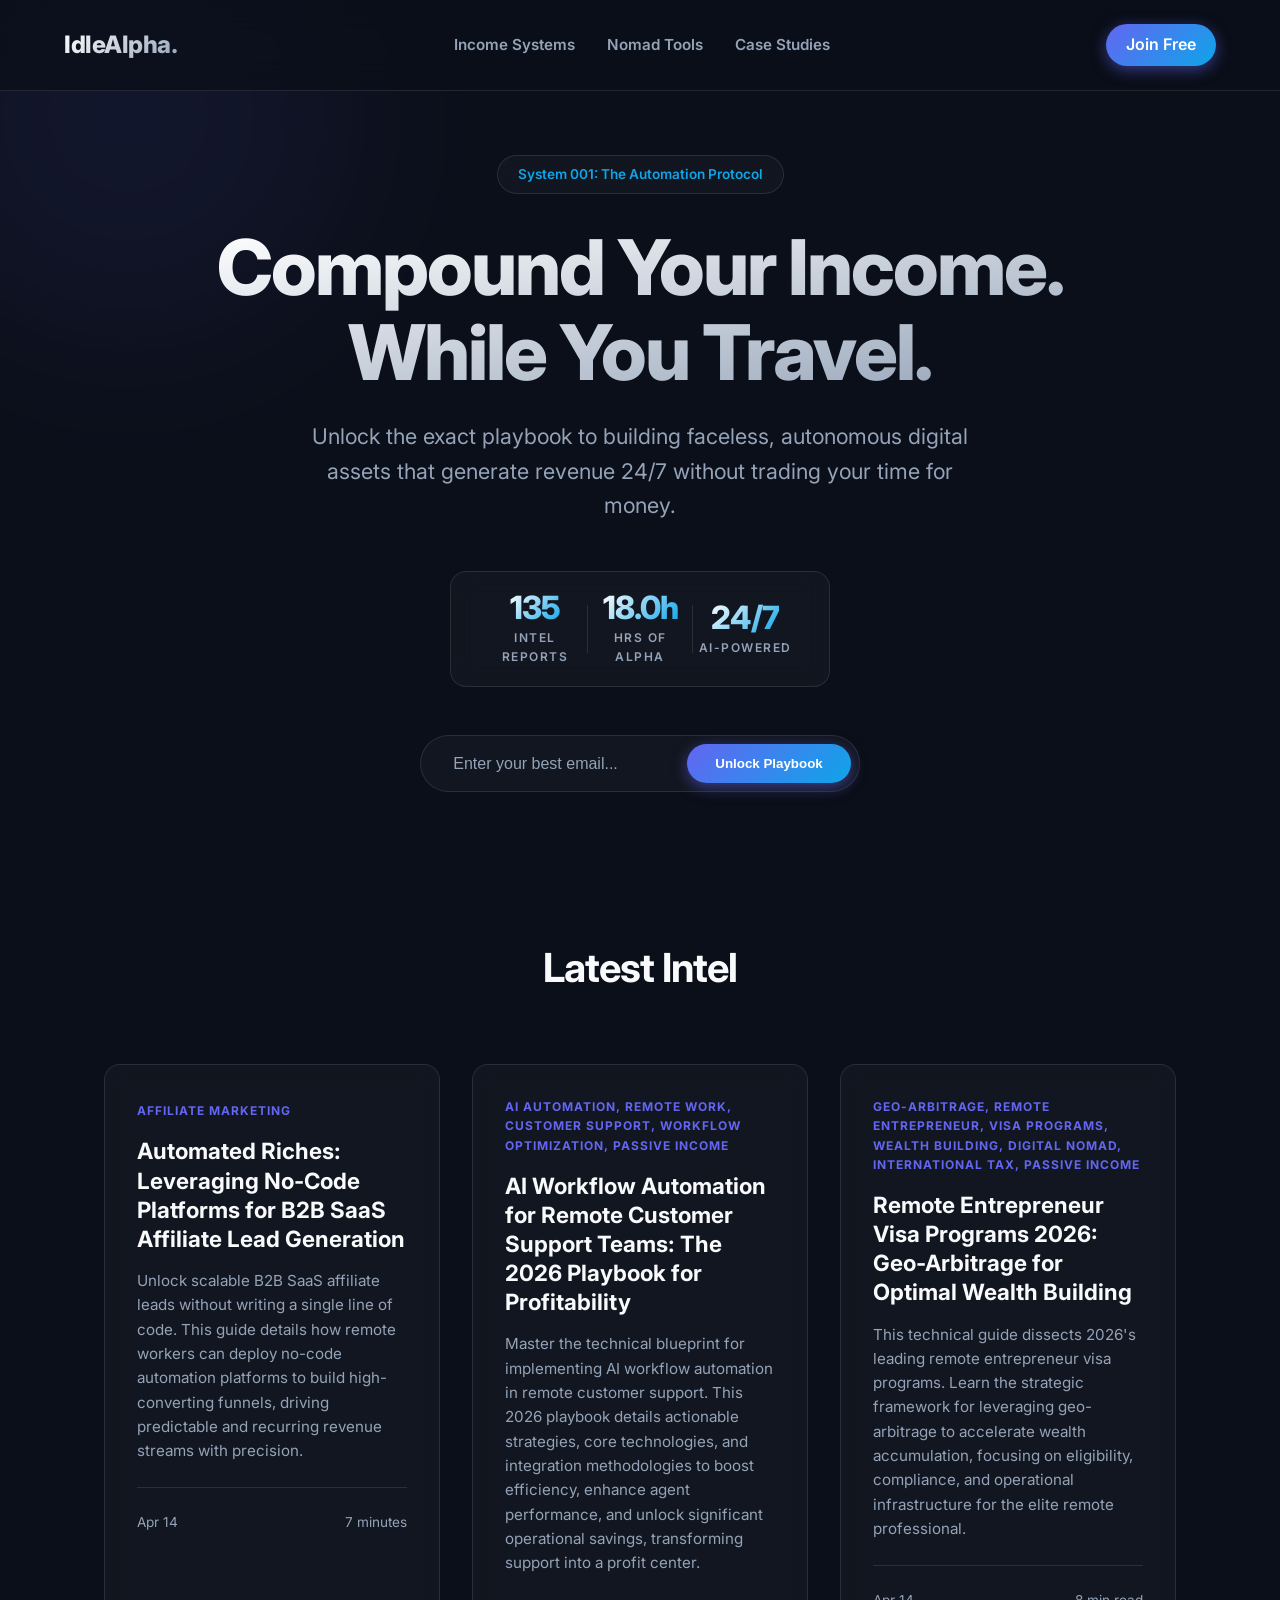
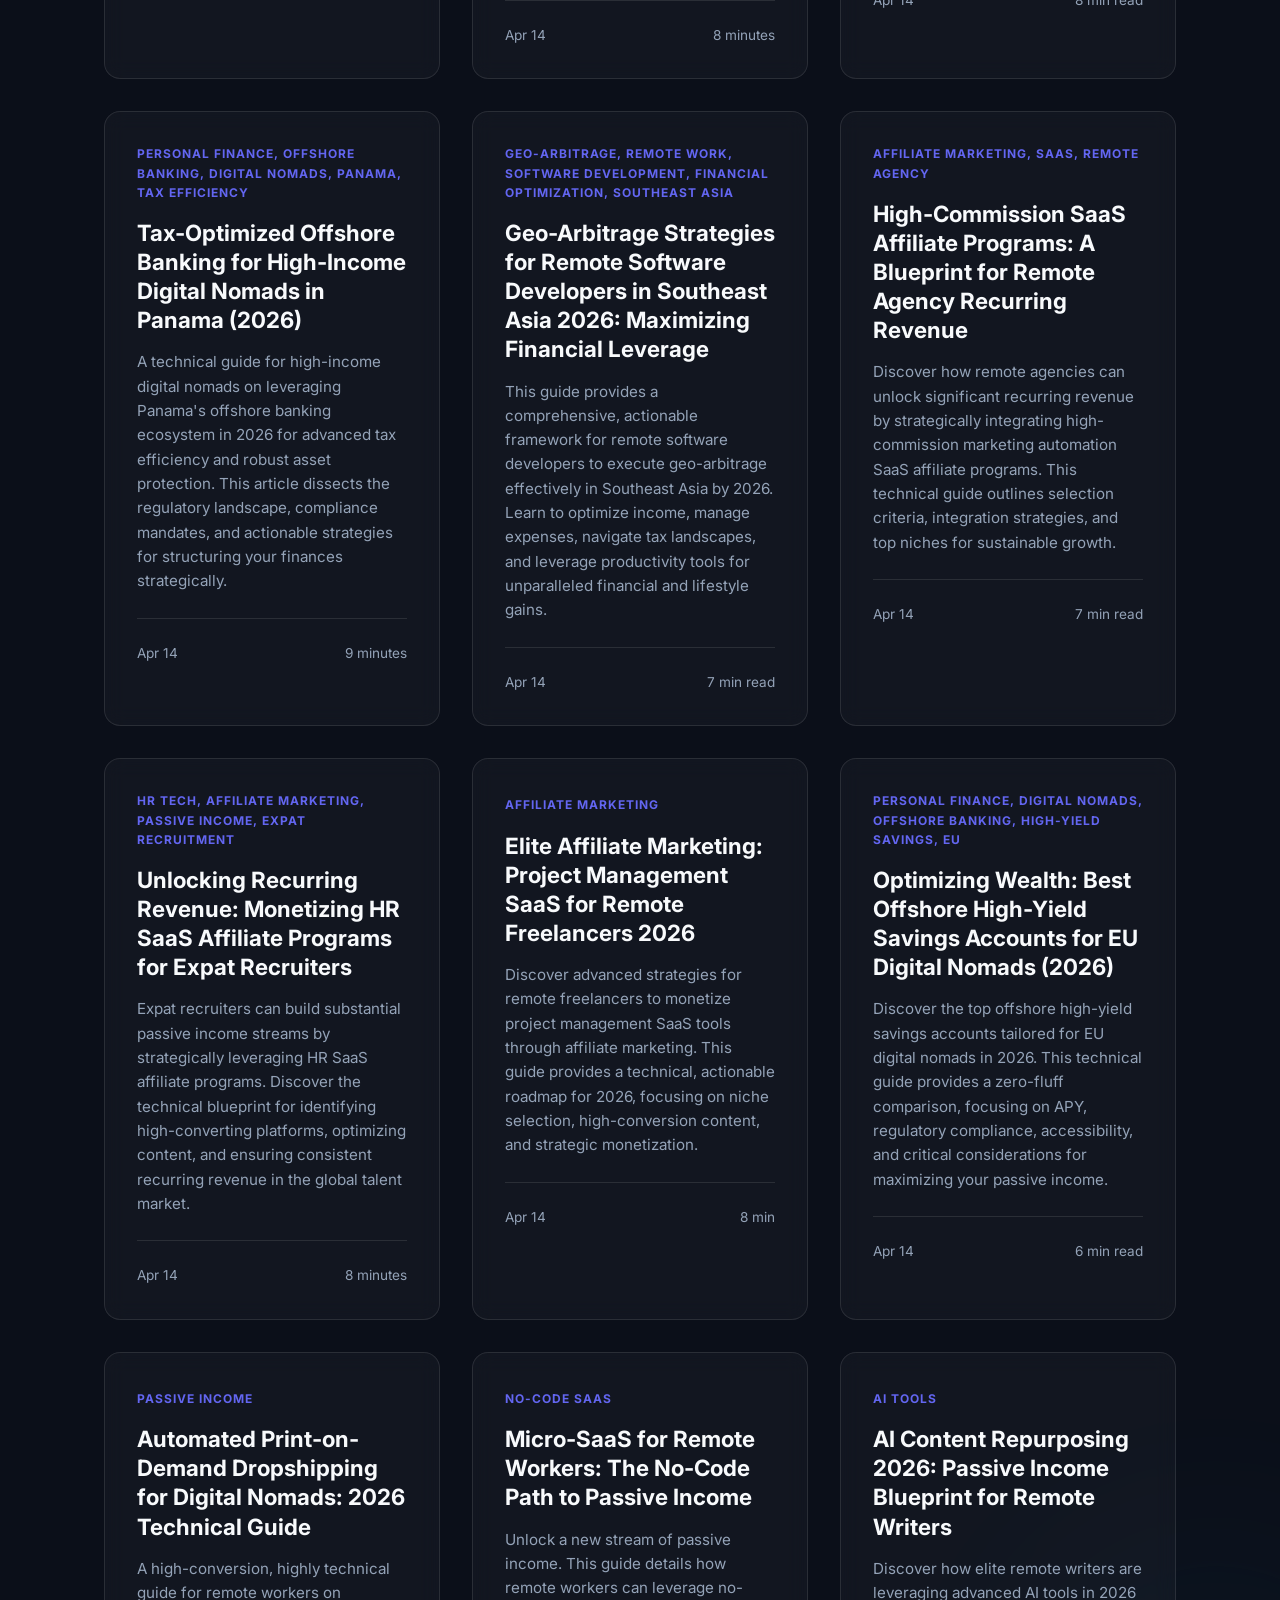
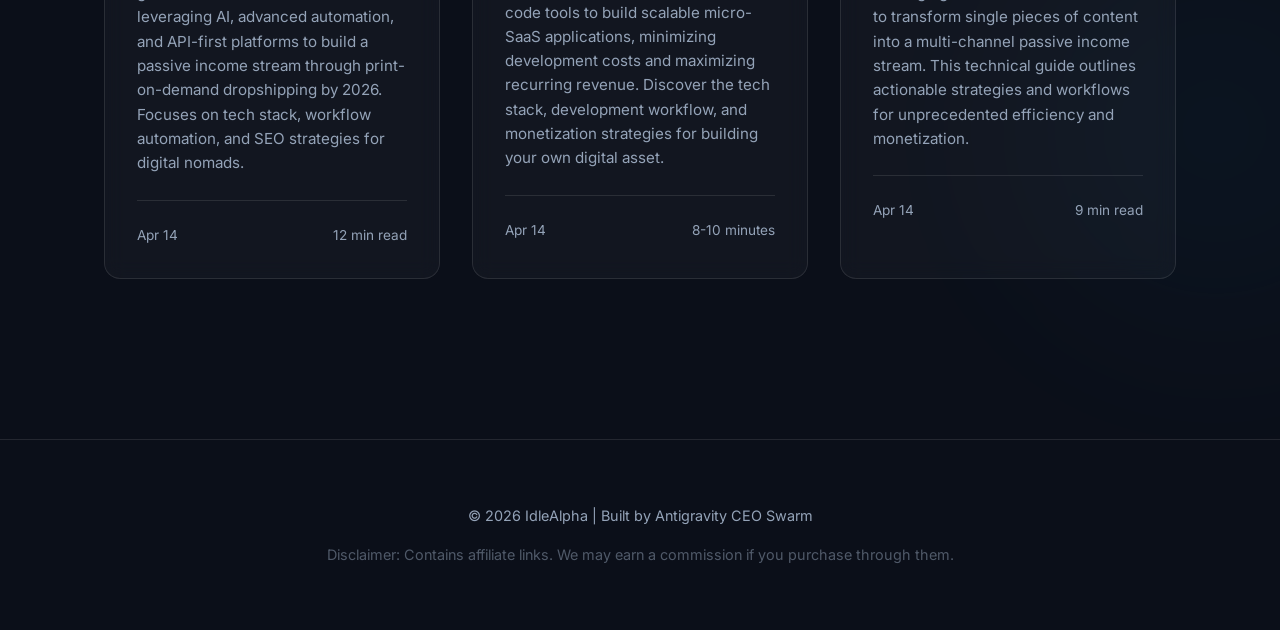
<file: index.html>
<!DOCTYPE html>
<html lang="en">
<head>
    <meta charset="UTF-8">
    <meta name="viewport" content="width=device-width, initial-scale=1.0">
    <meta name="google-site-verification" content="XbEGu4uLn_toWU0pU1q-QvR5M-eR-u-y6r9L9-r0-O4" />
    <title>IdleAlpha | Passive Income Systems for Digital Nomads &amp; Remote Workers</title>
    <meta name="description" content="Discover proven passive income strategies, affiliate playbooks, and geo-arbitrage systems built for digital nomads and remote workers. New intel drops daily.">
    <meta name="robots" content="index, follow">
    <meta property="og:title" content="IdleAlpha | Passive Income Systems for Digital Nomads">
    <meta property="og:description" content="Proven passive income strategies for remote workers. SEO authority sites, SaaS affiliates, dividend automation, and more.">
    <meta property="og:type" content="website">
    <link rel="sitemap" type="application/xml" href="/sitemap.xml">
    <link rel="stylesheet" href="styles.css">
    <link href="https://fonts.googleapis.com/css2?family=Inter:wght@300;400;600;700;800&display=swap" rel="stylesheet">
</head>
<body>

    <!-- Sticky Navigation -->
    <nav>
        <div class="brand">IdleAlpha.</div>
        <div class="nav-links">
            <a href="#systems">Income Systems</a>
            <a href="#tools">Nomad Tools</a>
            <a href="#case-studies">Case Studies</a>
        </div>
        <a href="#join" class="btn-primary" style="padding: 0.5rem 1.25rem;">Join Free</a>
    </nav>

    <!-- Dynamic Hero -->
    <header class="hero">
        <div class="hero-pill">System 001: The Automation Protocol</div>
        <h1>Compound Your Income.<br>While You Travel.</h1>
        <p>Unlock the exact playbook to building faceless, autonomous digital assets that generate revenue 24/7 without trading your time for money.</p>
        
        <!-- Live stats bar -->
        <div class="stats-bar" id="stats-bar">
            <div class="stat-item">
                <span class="stat-number" id="stat-articles">—</span>
                <span class="stat-label">Intel Reports</span>
            </div>
            <div class="stat-divider"></div>
            <div class="stat-item">
                <span class="stat-number" id="stat-readtime">—</span>
                <span class="stat-label">Hrs of Alpha</span>
            </div>
            <div class="stat-divider"></div>
            <div class="stat-item">
                <span class="stat-number">24/7</span>
                <span class="stat-label">AI-Powered</span>
            </div>
        </div>
        
        <div class="hero-cta" id="join">
            <form class="email-form" id="newsletter">
                <input type="email" placeholder="Enter your best email..." required>
                <button type="submit" class="btn-primary">Unlock Playbook</button>
            </form>
        </div>
    </header>

    <!-- Content Grid -->
    <section class="content-section" id="systems">
        <h2 class="section-title">Latest Intel</h2>
        <div class="grid" id="article-grid">
            <!-- Populated by JS -->
        </div>
    </section>

    <!-- Footer -->
    <footer>
        <p>&copy; 2026 IdleAlpha | Built by Antigravity CEO Swarm</p>
        <p style="margin-top: 1rem; opacity: 0.5;">Disclaimer: Contains affiliate links. We may earn a commission if you purchase through them.</p>
    </footer>

    <script src="app.js"></script>
</body>
</html>
</file>
<file: styles.css>
:root {
    --col-bg: #0b0f19;
    --col-surface: rgba(255, 255, 255, 0.03);
    --col-surface-hover: rgba(255, 255, 255, 0.08);
    --col-border: rgba(255, 255, 255, 0.1);
    --col-primary: #6366f1;
    --col-primary-glow: rgba(99, 102, 241, 0.5);
    --col-secondary: #0ea5e9;
    --col-text: #f8fafc;
    --col-text-muted: #94a3b8;
    
    --font-heading: 'Inter', sans-serif;
    --font-body: 'Inter', sans-serif;
    
    --radius-lg: 16px;
    --radius-md: 12px;
    --radius-sm: 8px;
    
    --trans-fast: 0.2s ease;
    --trans-smooth: 0.4s cubic-bezier(0.16, 1, 0.3, 1);
}

* {
    margin: 0;
    padding: 0;
    box-sizing: border-box;
}

body {
    background-color: var(--col-bg);
    color: var(--col-text);
    font-family: var(--font-body);
    line-height: 1.6;
    overflow-x: hidden;
    position: relative;
}

/* Background Gradients */
body::before {
    content: '';
    position: absolute;
    top: -30vh;
    left: -20vw;
    width: 60vw;
    height: 60vw;
    background: radial-gradient(circle, var(--col-primary-glow) 0%, transparent 60%);
    opacity: 0.25;
    z-index: -1;
    pointer-events: none;
    filter: blur(80px);
}

body::after {
    content: '';
    position: absolute;
    bottom: 20vh;
    right: -20vw;
    width: 50vw;
    height: 50vw;
    background: radial-gradient(circle, rgba(14, 165, 233, 0.3) 0%, transparent 60%);
    opacity: 0.2;
    z-index: -1;
    pointer-events: none;
    filter: blur(100px);
}

/* Nav */
nav {
    display: flex;
    justify-content: space-between;
    align-items: center;
    padding: 1.5rem 5%;
    background: rgba(11, 15, 25, 0.7);
    backdrop-filter: blur(16px);
    -webkit-backdrop-filter: blur(16px);
    border-bottom: 1px solid var(--col-border);
    position: sticky;
    top: 0;
    z-index: 100;
}

.brand {
    font-size: 1.5rem;
    font-weight: 800;
    letter-spacing: -0.5px;
    background: linear-gradient(135deg, #fff, #94a3b8);
    -webkit-background-clip: text;
    background-clip: text;
    -webkit-text-fill-color: transparent;
}

.nav-links {
    display: flex;
    gap: 2rem;
}

.nav-links a {
    color: var(--col-text-muted);
    text-decoration: none;
    font-weight: 600;
    font-size: 0.95rem;
    transition: var(--trans-fast);
}

.nav-links a:hover {
    color: #fff;
}

.btn-primary {
    background: linear-gradient(135deg, var(--col-primary), var(--col-secondary));
    color: white;
    padding: 0.75rem 1.75rem;
    border-radius: 100px;
    text-decoration: none;
    font-weight: 600;
    border: none;
    cursor: pointer;
    transition: var(--trans-smooth);
    box-shadow: 0 4px 15px var(--col-primary-glow);
}

.btn-primary:hover {
    transform: translateY(-2px);
    box-shadow: 0 8px 25px var(--col-primary-glow);
    filter: brightness(1.1);
}

/* Hero Section */
.hero {
    min-height: 85vh;
    display: flex;
    flex-direction: column;
    justify-content: center;
    align-items: center;
    text-align: center;
    padding: 4rem 5%;
    max-width: 1000px;
    margin: 0 auto;
}

.hero-pill {
    background: var(--col-surface);
    border: 1px solid var(--col-border);
    padding: 0.5rem 1.25rem;
    border-radius: 100px;
    font-size: 0.85rem;
    font-weight: 600;
    color: var(--col-secondary);
    margin-bottom: 2rem;
    backdrop-filter: blur(8px);
    animation: fadeDown 0.8s ease forwards;
}

.hero h1 {
    font-size: clamp(3rem, 6vw, 5rem);
    line-height: 1.1;
    font-weight: 800;
    letter-spacing: -2px;
    margin-bottom: 1.5rem;
    background: linear-gradient(to right bottom, #ffffff, #94a3b8);
    -webkit-background-clip: text;
    background-clip: text;
    -webkit-text-fill-color: transparent;
    animation: fadeUp 1s ease forwards;
}

.hero p {
    font-size: clamp(1.1rem, 2vw, 1.35rem);
    color: var(--col-text-muted);
    max-width: 700px;
    margin-bottom: 3rem;
    animation: fadeUp 1.2s ease forwards;
}

.hero-cta {
    display: flex;
    gap: 1.5rem;
    animation: fadeUp 1.4s ease forwards;
}

.email-form {
    display: flex;
    gap: 0.5rem;
    background: var(--col-surface);
    border: 1px solid var(--col-border);
    padding: 0.5rem;
    border-radius: 100px;
    backdrop-filter: blur(12px);
}

.email-form input {
    background: transparent;
    border: none;
    color: white;
    padding: 0.5rem 1.5rem;
    font-size: 1rem;
    outline: none;
    width: 250px;
}

.email-form input::placeholder {
    color: var(--col-text-muted);
}

/* Featured Content Grid */
.section-title {
    text-align: center;
    font-size: 2.5rem;
    font-weight: 700;
    margin-bottom: 4rem;
    letter-spacing: -1px;
}

.content-section {
    padding: 5rem 5%;
    max-width: 1200px;
    margin: 0 auto;
}

.grid {
    display: grid;
    grid-template-columns: repeat(auto-fit, minmax(320px, 1fr));
    gap: 2rem;
}

.card {
    background: var(--col-surface);
    border: 1px solid var(--col-border);
    border-radius: var(--radius-lg);
    padding: 2rem;
    backdrop-filter: blur(10px);
    transition: var(--trans-smooth);
    position: relative;
    overflow: hidden;
    cursor: pointer;
}

.card::before {
    content: '';
    position: absolute;
    top: 0;
    left: 0;
    width: 100%;
    height: 100%;
    background: linear-gradient(135deg, rgba(255,255,255,0.05) 0%, transparent 100%);
    opacity: 0;
    transition: var(--trans-smooth);
}

.card:hover {
    transform: translateY(-8px);
    border-color: rgba(99, 102, 241, 0.4);
    box-shadow: 0 20px 40px rgba(0,0,0,0.5);
}

.card:hover::before {
    opacity: 1;
}

.card-tag {
    font-size: 0.75rem;
    text-transform: uppercase;
    letter-spacing: 1px;
    color: var(--col-primary);
    font-weight: 700;
    margin-bottom: 1rem;
    display: inline-block;
}

.card h3 {
    font-size: 1.4rem;
    margin-bottom: 1rem;
    line-height: 1.3;
}

.card p {
    color: var(--col-text-muted);
    font-size: 0.95rem;
    margin-bottom: 1.5rem;
}

.card-footer {
    display: flex;
    justify-content: space-between;
    align-items: center;
    border-top: 1px solid var(--col-border);
    padding-top: 1.5rem;
    font-size: 0.85rem;
    color: var(--col-text-muted);
}

/* Animations */
@keyframes fadeUp {
    from { opacity: 0; transform: translateY(30px); }
    to { opacity: 1; transform: translateY(0); }
}

@keyframes fadeDown {
    from { opacity: 0; transform: translateY(-20px); }
    to { opacity: 1; transform: translateY(0); }
}

/* Footer */
footer {
    padding: 4rem 5%;
    border-top: 1px solid var(--col-border);
    margin-top: 5rem;
    text-align: center;
    color: var(--col-text-muted);
    font-size: 0.9rem;
}

@media (max-width: 768px) {
    .nav-links {
        display: none;
    }
    .email-form {
        flex-direction: column;
        border-radius: var(--radius-md);
        padding: 1rem;
    }
    .email-form input {
        width: 100%;
    }
    .btn-primary {
        width: 100%;
    }
}

/* Phase 3: Article Reader Typography & Grid */
.reader-layout { display: grid; grid-template-columns: 1fr 340px; gap: 4rem; max-width: 1200px; margin: 4rem auto; padding: 0 5%; }
@media (max-width: 900px) { .reader-layout { grid-template-columns: 1fr; } }
.reader-core { font-size: 1.15rem; line-height: 1.9; }
#markdown-content h2, #markdown-content h3 { margin-top: 3rem; margin-bottom: 1rem; color: #fff; line-height: 1.3; font-weight: 700; letter-spacing: -0.5px;}
#markdown-content p { color: var(--col-text-muted); margin-bottom: 1.5rem; }
#markdown-content a { color: var(--col-secondary); text-decoration: underline; font-weight: 600; transition: var(--trans-fast); }
#markdown-content a:hover { color: var(--col-primary); }
#markdown-content blockquote { border-left: 4px solid var(--col-primary); background: rgba(255, 255, 255, 0.02); padding: 1.5rem; margin: 2rem 0; font-style: italic; color: #fff; border-radius: 0 8px 8px 0; }
#markdown-content ul, #markdown-content ol { margin-bottom: 1.5rem; margin-left: 1.5rem; color: var(--col-text-muted); }
#markdown-content li { margin-bottom: 0.5rem; }
#markdown-content pre { background: var(--col-bg); padding: 2rem; border-radius: var(--radius-md); overflow-x: auto; border: 1px solid var(--col-border); margin: 2rem 0; box-shadow: inset 0 2px 10px rgba(0,0,0,0.5); }
#markdown-content code { font-family: monospace; color: #e2e8f0; font-size: 0.95em; }

/* Sticky Ad Unit */
.sidebar-funnel { position: relative; }
.sticky-ad { position: sticky; top: 6rem; background: var(--col-surface); border: 1px solid rgba(14, 165, 233, 0.3); border-radius: var(--radius-lg); padding: 2.5rem 2rem; backdrop-filter: blur(12px); -webkit-backdrop-filter: blur(12px); box-shadow: 0 10px 40px rgba(0, 0, 0, 0.5); transition: var(--trans-smooth); }
.sticky-ad:hover { border-color: rgba(99, 102, 241, 0.6); transform: translateY(-5px); }
.ad-tag { font-size: 0.65rem; letter-spacing: 2px; text-transform: uppercase; color: var(--col-text-muted); margin-bottom: 1rem; display: block; }
.sticky-ad h3 { font-size: 1.5rem; line-height: 1.2; margin-bottom: 1rem; color: #fff; }
.sticky-ad p { color: var(--col-text-muted); font-size: 0.95rem; margin-bottom: 2rem; }

/* ── Stats Bar ─────────────────────────────────────────────────────────── */
.stats-bar {
    display: flex;
    align-items: center;
    gap: 0;
    background: var(--col-surface);
    border: 1px solid var(--col-border);
    border-radius: var(--radius-lg);
    padding: 1.25rem 2rem;
    backdrop-filter: blur(12px);
    margin-bottom: 3rem;
    animation: fadeUp 1.3s ease forwards;
    opacity: 0;
}

.stat-item {
    display: flex;
    flex-direction: column;
    align-items: center;
    gap: 0.25rem;
    flex: 1;
}

.stat-number {
    font-size: 2rem;
    font-weight: 800;
    background: linear-gradient(135deg, #fff, var(--col-secondary));
    -webkit-background-clip: text;
    background-clip: text;
    -webkit-text-fill-color: transparent;
    line-height: 1;
    letter-spacing: -1px;
}

.stat-label {
    font-size: 0.75rem;
    text-transform: uppercase;
    letter-spacing: 1.5px;
    color: var(--col-text-muted);
    font-weight: 600;
}

.stat-divider {
    width: 1px;
    height: 3rem;
    background: var(--col-border);
    flex-shrink: 0;
}

@media (max-width: 600px) {
    .stats-bar { flex-direction: column; gap: 1rem; }
    .stat-divider { display: none; }
}
</file>
